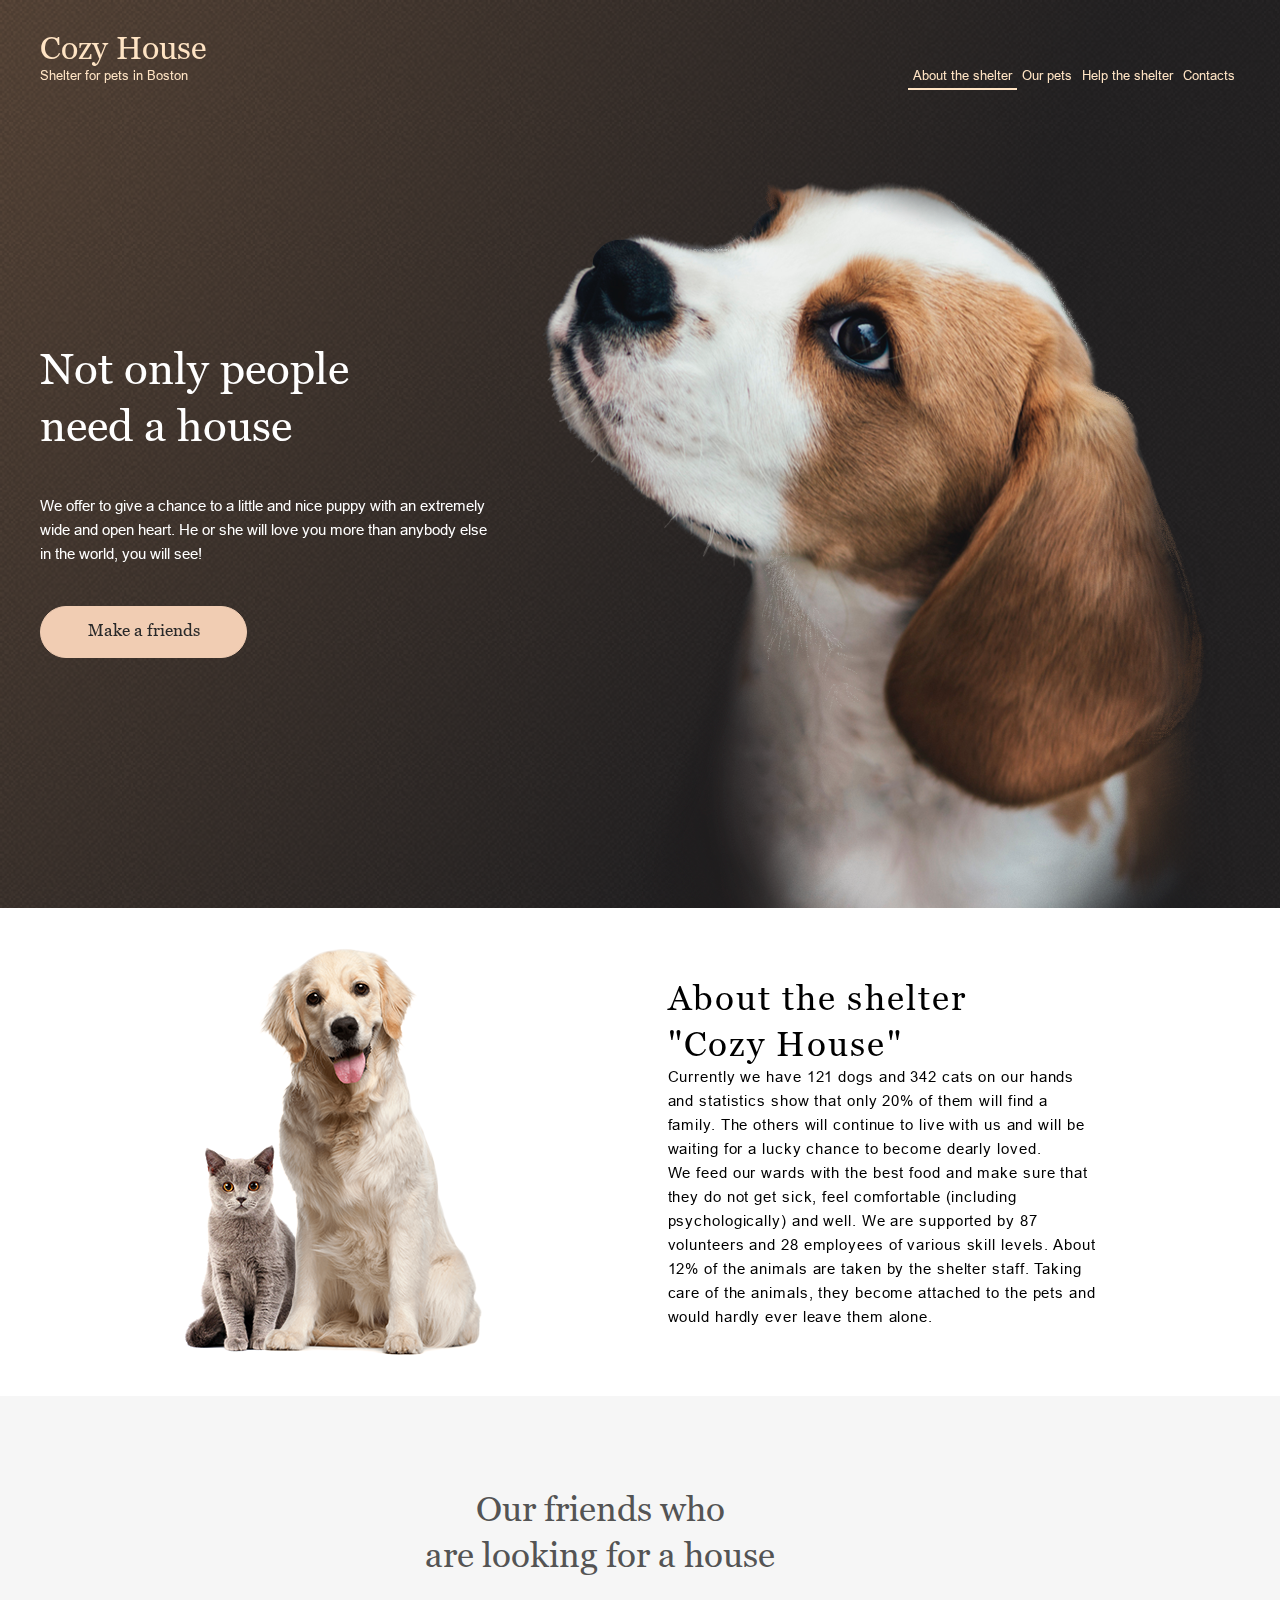
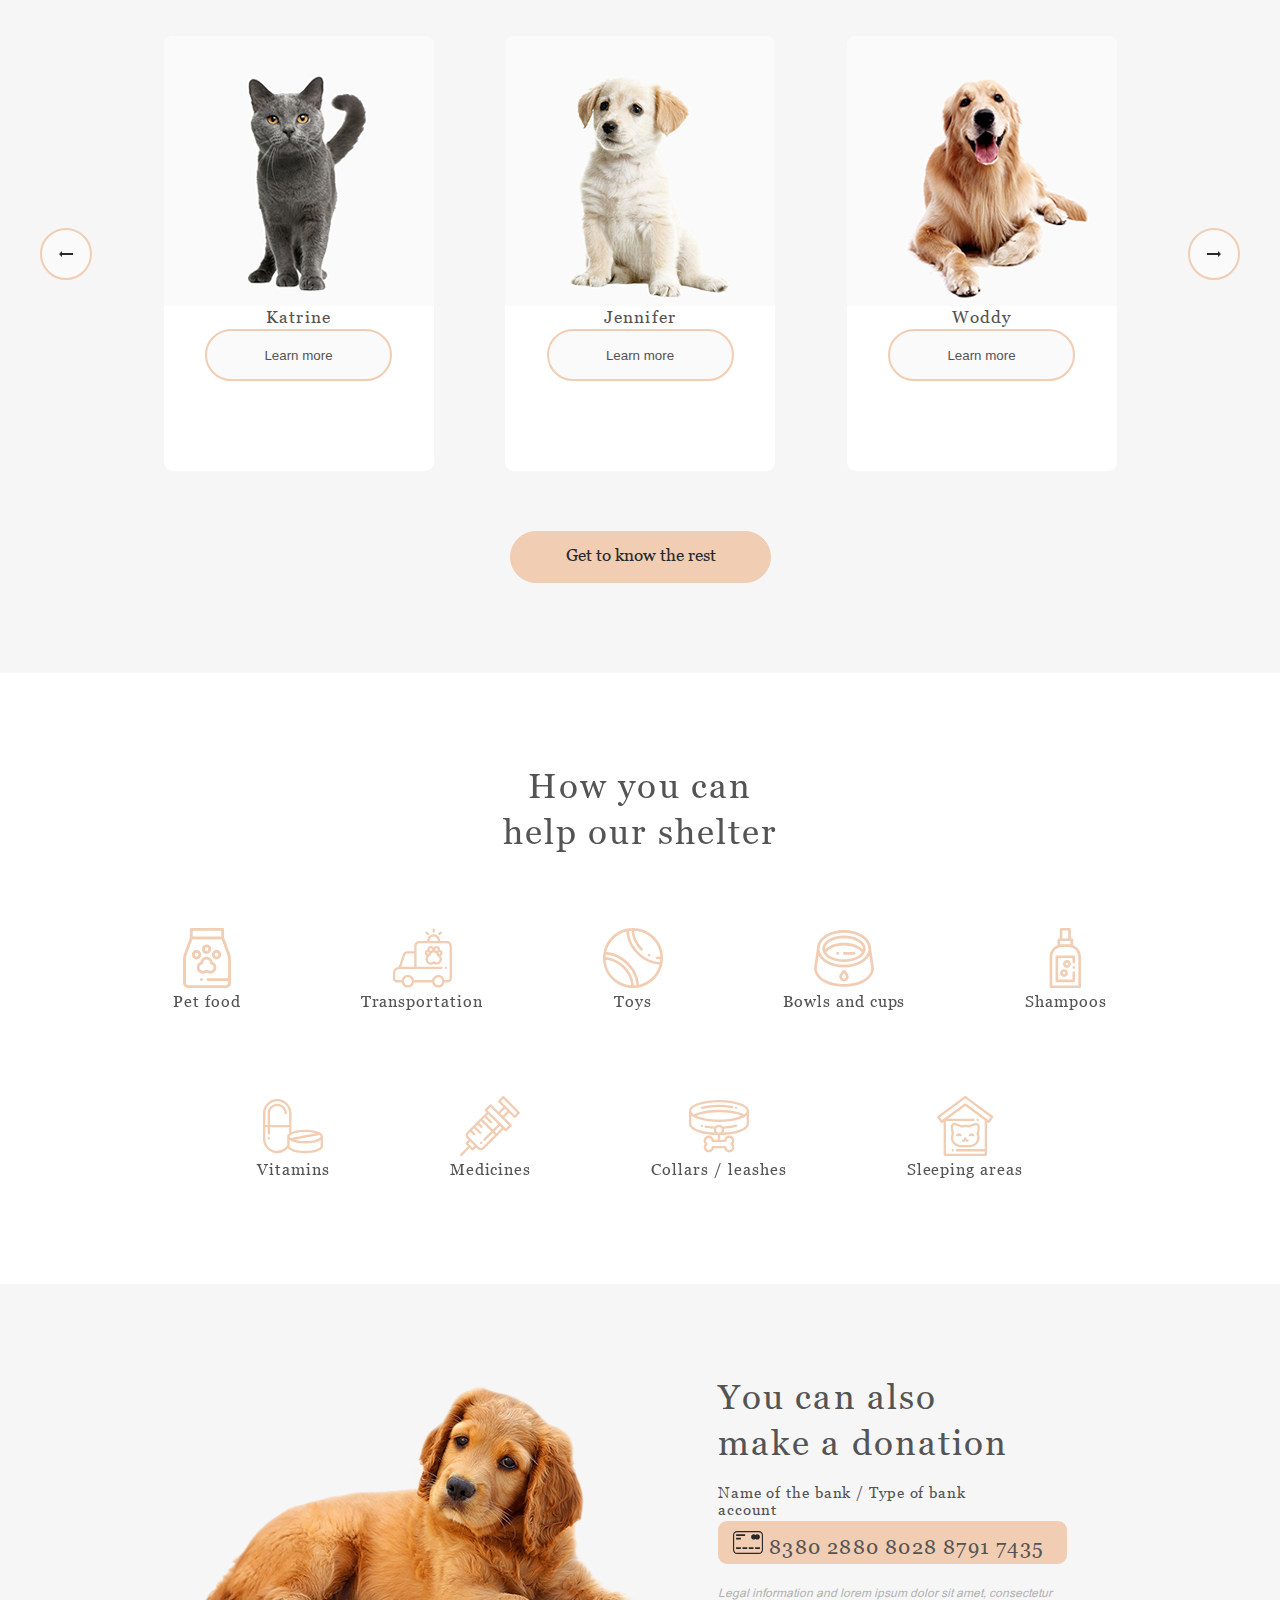
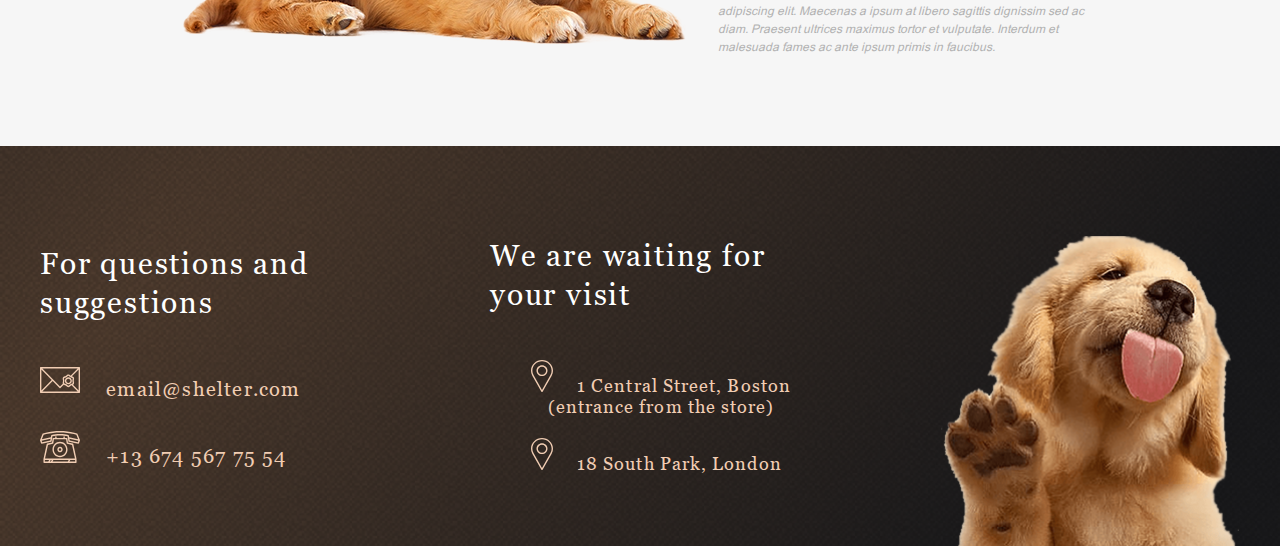
<file: shelter/main/index.html>
<!DOCTYPE html>
<html lang="en">
  <head>
    <meta charset="UTF-8" />
    <meta name="viewport" content="width=device-width, initial-scale=1.0" />
    <title>Cozy House</title>
    <link rel="stylesheet" href="style.css" />
    <link rel="icon" href="../icons/icon-sleeping-area.svg" type="icon-title">
  </head>
  <body>
    <header class="header">
      <div class="wrapper">
        <div class="header-container">
          <div class="header-logo">
            <a href="#!" class="logo">
              <span class="logo1">Cozy House</span></a><br>
              <a href="#!" class="logo">
              <span class="logo2">Shelter for pets in Boston</span>
            </a>
          </div>

          <nav class="header-nav">
            <ul class="header-list">
              <li class="header-items">
                <a href="#!" class="header-link is-active">About the shelter</a>
              </li>
              <li class="header-items">
                <a href="../pets/index.html" class="header-link">Our pets</a>
              </li>
              <li class="header-items">
                <a href="#help-the-sheler" class="header-link">Help the shelter</a>
              </li>
              <li class="header-items">
                <a href="#contacts" class="header-link">Contacts</a>
              </li>
            </ul>
          </nav>
        </div>
      </div>
    </header>

    <main id="main">
      <section class="not-only">
        <div class="only-wrapper">
          <div class="not-only-container">
            <div class="not-only-part">
              <h1 class="not-only-title">Not only people need a house</h1>
              <p class="not-only-subtitle">
                We offer to give a chance to a little and nice puppy with an
                extremely wide and open heart. He or she will love you more than
                anybody else in the world, you will see!
              </p>
              <a href="#your-pets" class="not-only-button">Make a friends</a>
            </div>
            <div class="not-only-image">
              <img
                class="not-only-img"
                src="../img/start-screen-puppy.svg"
                alt="Puppy"/>
            </div>
          </div>
        </div>
      </section>

      <section class="about">
        <div class="about-wrapper">
        <div class="about-the-shelter-container">
        
          <img class="about-pets" src="../img/about-pets.svg" alt="Pets">
          <div class="obout-info">
            <h2 class="about-title">About the shelter "Cozy House"</h2>
          <p class="about-subheading">Currently we have 121 dogs and 342 cats on our hands and statistics show that only 20% of them will find a family. The others will continue to live with us and will be waiting for a lucky chance to become dearly loved.</p>
          <p class="about-subheading">We feed our wards with the best food and make sure that they do not get sick, feel comfortable (including psychologically) and well. We are supported by 87 volunteers and 28 employees of various skill levels. About 12% of the animals are taken by the shelter staff. Taking care of the animals, they become attached to the pets and would hardly ever leave them alone.</p>

        </div>

        </div>
      </div>
    </section>
    <section id="your-pets" class="our-friend">
      <div class="pets-wrapper">
      <div class="pets-content"> 
      
        <h3 class="our-pets-title">
          Our friends who <br> are looking for a house </h3>
            
            <div class="pets-slider"> 
           <button class="circle arrow-back" type="button"></button>
        
          <div class="pets-card">
            <img class="card-img" src="../img/pets-katrine.svg" alt="Cat Katrine">
            <h5 class="card-title">Katrine</h5>
            <button type="button" class="card-button">
              Learn more
            </button> 
        
          </div>
          <div class="pets-card">
            <img class="card-img" src="../img/pets-jennifer.svg" alt="Dog Jennifer">
            <h5 class="card-title">Jennifer</h5>
            <button type="button" class="card-button">
              Learn more
            </button>
          </div>
          <div class="pets-card">
            <img class="card-img" src="../img/pets-woody.svg" alt="Dog Woddy">
            <h5 class="card-title">Woddy</h5>
            <button type="button" class="card-button">
              Learn more
            </button>
          </div>
          <button class=" circle arrow-ahead" type="button"></button>
        </div>
        </div>
        
<a  href="../pets/index.html" class="get-to-button">Get to know the rest</a> 

        </div>
        </div>
     
  </section>
  <section id="help-the-sheler" class="help" >
    <div class="help-wrapper">
      <div class="help-container">
      <h2 class="help-title">How you can help our shelter</h2>
      <div class="list">
        <div class="help-icon">
          <img class="icon" src="../icons/icon-pet-food.svg" alt="Pet food">
          <p class="icon-title">Pet food</p>
        </div>
        <div class="help-icon">
          <img class="icon" src="../icons/icon-transportation.svg" alt="Transportation">
          <p class="icon-title">Transportation</p>
        </div>
        <div class="help-icon">
          <img class="icon" src="../icons/icon-toys.svg" alt="Toys">
          <p class="icon-title">Toys</p>
        </div>
        <div class="help-icon">
          <img class="icon" src="../icons/icon-bowls-and-cups.svg" alt="Bowls and cups">
          <p class="icon-title">Bowls and cups</p>
        </div>
        <div class="help-icon">
          <img class="icon" src="../icons/icon-shampoos.svg" alt="Shampoos">
          <p class="icon-title">Shampoos</p>
        </div>
        <div class="help-icon">
          <img class="icon" src="../icons/icon-vitamins.svg" alt="Vitamins">
          <p class="icon-title">Vitamins</p>
        </div>
        <div class="help-icon">
          <img class="icon" src="../icons/icon-medicines.svg" alt="Medicines">
          <p class="icon-title">Medicines</p>
        </div>
        <div class="help-icon">
          <img class="icon" src="../icons/icon-collars-leashes.svg" alt="Collars / leashes">
          <p class="icon-title">Collars / leashes</p>
        </div>
        <div class="help-icon">
          <img class="icon" src="../icons/icon-sleeping-area.svg" alt="Sleeping areas">
          <p class="icon-title">Sleeping areas</p>
        </div>
      </div>
      </div>
    </div>
</section>
<section id ="donation" class="in-addition">
  <div class="donation-wrapper">
    <div class="donation-container">
      <div class="donation-img">
    <img class="donation-dog" src="../img/donation-dog.svg" alt="Dog">
  </div>
    <div class="donation-info">
     <h2 class="donation-title"> You can also make a donation</h2>

     <p class="donation-subheading">Name of the bank / Type of bank account</p>
     <div class="credit-card">
      <a href="#!" class="card-link"><img class="cad-img" src="../icons/credit-card.svg" alt="Credit card">
      8380 2880 8028 8791 7435</a>
      </div>
    <p class="legal">Legal information and lorem ipsum dolor sit amet, consectetur adipiscing elit. Maecenas a ipsum at libero sagittis dignissim sed ac diam. Praesent ultrices maximus tortor et vulputate. Interdum et malesuada fames ac ante ipsum primis in faucibus.</p>
    </div>
     </div>
    </div>
  </div>
</section>
    </main>
    <footer id="contacts" class="footer">
      <div class="footer-wrapper">
      <div class="footer-container">
      <div class="for-question">
        <h3 class="contact-title">For questions and suggestions</h3>
        <ul class="footer-list">
          <li class="email"><a class="footer-anchor" href="mailto:shelter.com">   email@shelter.com</a></li>
          <li class="phone"><a class="footer-anchor" href="tel:+13 674 567 75 54">   +13 674 567 75 54</a></li>
      </ul>
      </div>
      <div class="location">
        <h3 class="address-title">We are waiting for your visit</h3>
        <ul class="footer-list">
            <li class="address-text boston"> <a target="_blank" class="link-address" href="https://www.google.com/maps/search/1+Central+Street,+Boston,+%D0%9C%D0%B0%D1%81%D1%81%D0%B0%D1%87%D1%83%D1%81%D0%B5%D1%82%D1%81,+%D0%A1%D0%A8%D0%90/@42.3335865,-71.0668208,17z/data=!3m1!4b1?entry=ttu">1 Central Street, Boston (entrance from the store)</a> </li>
            <li class="address-text london"> <a target="_blank" class="link-address" href="https://www.google.com/maps/search/18+South+Park,+London/@51.4202168,-0.1984595,17z/data=!3m1!4b1?entry=ttu">18 South Park, London</a></li>
        </div>
      <div class="footer-img">
        <img src="../img/footer-puppy.svg" alt="Puppy">
      </div>


    </div>

      </div>
    </footer>
  </body>
</html>
</file>
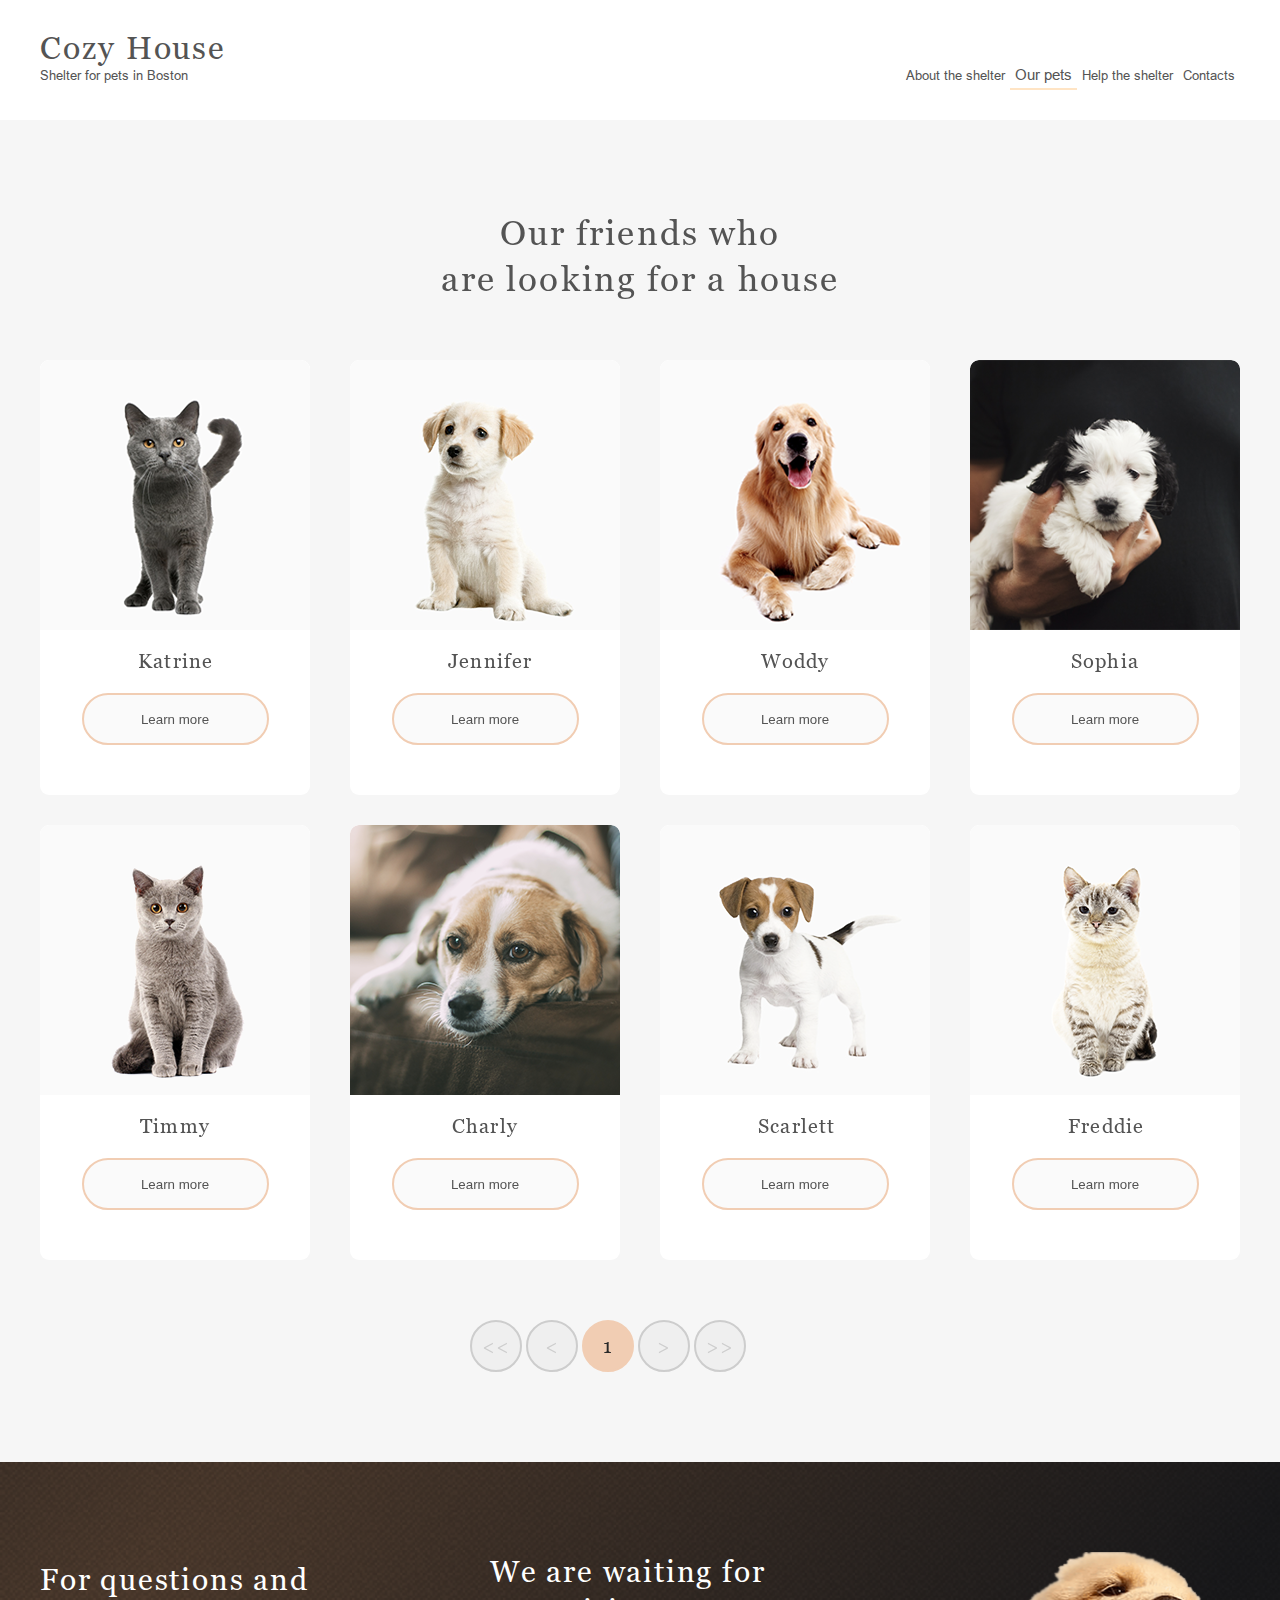
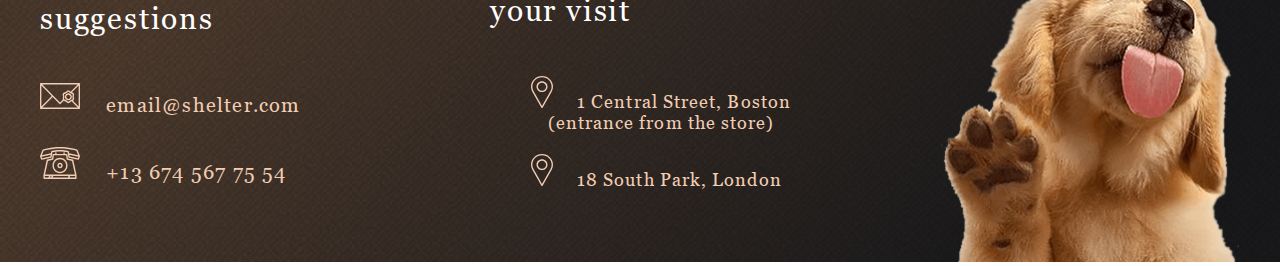
<file: shelter/pets/index.html>
<!DOCTYPE html>
<html lang="en">
<head>
    <meta charset="UTF-8">
    <meta name="viewport" content="width=device-width, initial-scale=1.0">
    <title>Our Pets</title>
    <link rel="stylesheet" href="./style.css">
    <link rel="icon" href="../icons/icon-sleeping-area.svg" type="icon-title">
</head>
<body>
    <header class="header">
        <div class="wrapper">
          <div class="header-container">
            <div class="header-logo">
              <a href="../main/index.html" class="logo">
                <span class="logo1">Cozy House</span></a><br>
                <a href="../main/index.html" class="logo">
              
                <span class="logo2">Shelter for pets in Boston</span>
              </a>
            </div>
  
            <nav class="header-nav">
              <ul class="header-list">
                <li class="header-items">
                  <a href="../main/index.html" class="header-link">About the shelter</a>
                </li>
                <li class="header-items">
                  <a href="#!" class="header-link is-active">Our pets</a>
                </li>
                <li class="header-items">
                  <a href="../main/index.html#help-the-sheler" class="header-link">Help the shelter</a>
                </li>
                <li class="header-items">
                  <a href="#contacts" class="header-link">Contacts</a>
                </li>
              </ul>
            </nav>
          </div>
        </div>
      </header>
      <main>
        <section class="our-pets">
            <div class="pets-wrapper">
                <div class="pets-content"> 
                  <h3 class="our-pets-title">
                    Our friends who <br> are looking for a house </h3>
                    <div class="cads-container">
                      <div class="pets-card">
                        <img class="card-img" src="../img/pets-katrine.svg" alt="Cat Katrine">
                        <h5 class="card-title">Katrine</h5>
                        <button type="button" class="card-button">
                          Learn more
                        </button>
                      </div>
                      <div class="pets-card">
                        <img class="card-img" src="../img/pets-jennifer.svg" alt="Dog Jennifer">
                        <h5 class="card-title">Jennifer</h5>
                        <button type="button" class="card-button">
                          Learn more
                        </button>
                      </div>
                      <div class="pets-card">
                        <img class="card-img" src="../img/pets-woody.svg" alt="Dog Woddy">
                        <h5 class="card-title">Woddy</h5>
                        <button type="button" class="card-button">
                          Learn more
                        </button>
                      </div>
                      <div class="pets-card">
                        <img class="card-img" src="../img/pets-sophia.png" alt="Dog Sophia">
                        <h5 class="card-title">Sophia</h5>
                        <button type="button" class="card-button">
                          Learn more
                        </button>
                      </div>
                      <div class="pets-card">
                        <img class="card-img" src="../img/pets-timmy.svg" alt="Cat Timmy">
                        <h5 class="card-title">Timmy</h5>
                        <button type="button" class="card-button">
                          Learn more
                        </button>
                      </div>
                      <div class="pets-card">
                        <img class="card-img" src="../img/pets-charly.png" alt="Dog Charly">
                        <h5 class="card-title">Charly</h5>
                        <button type="button" class="card-button">
                          Learn more
                        </button>
                      </div>
                      <div class="pets-card">
                        <img class="card-img" src="../img/pets-scarlet.svg" alt="Dog Scarlett">
                        <h5 class="card-title">Scarlett</h5>
                        <button type="button" class="card-button">
                          Learn more
                        </button>
                      </div>
                      <div class="pets-card">
                        <img class="card-img" src="../img/pets-freddie.svg" alt="Cat Freddie">
                        <h5 class="card-title">Freddie</h5>
                        <button type="button" class="card-button">
                          Learn more
                        </button>
                      </div>
                    </div>
                    <div class="navigation">
                      <button class="our-button paginator" type="button"><<</button>
                      <button class="our-button paginator" type="button"><</button>
                      <button class="our-button active-paginator" type="button">1</button>
                      <button class="our-button paginator" type="button">></button>
                      <button class="our-button paginator" type="button">>></button>
                    </div>
                </div>
            </div>
        </section>
      </main>
      <footer id="contacts" class="footer">
        <div class="footer-wrapper">
        <div class="footer-container">
        <div class="for-question">
          <h3 class="contact-title">For questions and suggestions</h3>
          <ul class="footer-list">
            <li class="email"><a class="footer-anchor" href="mailto:shelter.com">   email@shelter.com</a></li>
            <li class="phone"><a class="footer-anchor" href="tel:+13 674 567 75 54">   +13 674 567 75 54</a></li>
        </ul>
        </div>
        <div class="location">
          <h3 class="address-title">We are waiting for your visit</h3>
          <ul class="footer-list">
              <li class="address-text boston"> <a target="_blank" class="link-address" href="https://www.google.com/maps/search/1+Central+Street,+Boston,+%D0%9C%D0%B0%D1%81%D1%81%D0%B0%D1%87%D1%83%D1%81%D0%B5%D1%82%D1%81,+%D0%A1%D0%A8%D0%90/@42.3335865,-71.0668208,17z/data=!3m1!4b1?entry=ttu">1 Central Street, Boston (entrance from the store)</a> </li>
              <li class="address-text london"> <a target="_blank" class="link-address" href="https://www.google.com/maps/search/18+South+Park,+London/@51.4202168,-0.1984595,17z/data=!3m1!4b1?entry=ttu">18 South Park, London</a></li>
          </div>
        <div class="footer-img">
          <img src="../img/footer-puppy.svg" alt="Puppy">
        </div>
  
  
      </div>
  
        </div>
      </footer>
</body>
</html>
</file>
<file: shelter/main/style.css>
html, body, div, span, applet, object, iframe,
h1, h2, h3, h4, h5, h6, p, blockquote, pre,
a, abbr, acronym, address, big, cite, code,
del, dfn, em, img, ins, kbd, q, s, samp,
small, strike, strong, sub, sup, tt, var,
b, u, i, center,
dl, dt, dd, ol, ul, li,
fieldset, form, label, legend,
table, caption, tbody, tfoot, thead, tr, th, td,
article, aside, canvas, details, embed, 
figure, figcaption, footer, header, hgroup, 
menu, nav, output, ruby, section, summary,
time, mark, audio, video {
	margin: 0;
	padding: 0;
	border: 0;
	font-size: 100%;
	font: inherit;
	vertical-align: baseline;
}
/* HTML5 display-role reset for older browsers */
article, aside, details, figcaption, figure, 
footer, header, hgroup, menu, nav, section {
	display: block;
}
body {
	line-height: 1;
}
ol, ul {
	list-style: none;
}
blockquote, q {
	quotes: none;
}
blockquote:before, blockquote:after,
q:before, q:after {
	content: '';
	content: none;
}
table {
	border-collapse: collapse;
	border-spacing: 0;
}


@font-face {
  font-family: "arial-regular";
  src: url(../fonts/arial-regular.ttf);
  font-weight: 400;
  font-style: normal;
  font-display: swap;
}
@font-face {
  font-family: "arial-bold";
  src: url(../fonts/arial-bold.ttf);
  font-weight: 700;
  font-style: normal;
  font-display: swap;
}
@font-face {
  font-family: "arial-black";
  src: url(../fonts/arial-black.ttf);
  font-weight: 900;
  font-style: normal;
  font-display: swap;
}
font-face {
  font-family: "arial-narrow";
  src: url(../fonts/arial-narrow.ttf);
  font-weight: lighter;
  font-style: normal;
  font-display: swap;
}
@font-face {
    font-family: "georgia-regular";
    src: url(../fonts/georgia-regular.ttf);
    font-weight: 400;
    font-style: normal;
    font-display: swap;}

    @font-face {
        font-family: "georgia-bold";
        src: url(../fonts/georgia-bold.ttf);
        font-weight: 700;
        font-style: normal;
        font-display: swap;}

html {
  box-sizing: border-box;
  scroll-behavior:smooth;
}

*,
*::before,
*::after {
  box-sizing: inherit;
}
body {
  font-family: "arial-regular";
  font-style: normal;
  font-size: 16px;
  font-weight: 400;
  line-height: 1.2;
  
/* Header style start */
.wrapper {
  max-width: 1280px;
  margin: 0 auto;
  
}
.header {
  position: fixed;
  top: 0;
  left: 0;
  width: 100%;
  color: bisque;
  padding: 30px 40px;
}
.header-container {
  display: flex;
  flex-wrap: wrap;
  align-items: flex-end;
  justify-content: space-between;
 
}
.header-list {
  display: flex;
  flex-wrap: wrap;
  list-style: none;
 
}
.header-link {
  padding: 5px;
  text-decoration: none;
  color: bisque;
  font-family: "arial-regular";
  font-style: normal;
  font-weight: 400;
  font-size: 13px;
  line-height: 15px;
  
}
/* .header-link:active {
  border-bottom: 2px solid bisque;
  font-size: 15px; */
}

.header-link:hover
.header-link:focus {
  font-size: 15px;
}
.header-link:active{
  border-bottom: 2px solid bisque;
  font-size: 15px; 
}
.is-active {
  border-bottom: 2px solid bisque;
  font-size: 15px; 
  pointer-events: none;
}
.logo {
 
  text-decoration: none;
  color: bisque;
}

.logo1 {
  font-family: "georgia-regular";
  font-style: normal;
  font-weight: 400;
  font-size: 32px;
  line-height: 110%;
  
}
.logo2 {
    font-family: "arial-regular";
    font-style: normal;
    font-weight: 400;
    font-size: 13px;
    line-height: 15px;
  
}
/* Header style end */
/* not only style start */

.not-only {
  /* min-height: 100vh; */
  background: url(../img/start-screen-gradient-background.png);
  background-size: cover;
  background-repeat: no-repeat;
  padding-top: 180px;
  padding-left: 40px;
  padding-right: 40px;
}
.only-wrapper{
max-width: 1280px;
margin: 0 auto;
}

.not-only-container {
  width: 1200px;
  height: 728px;
  display: flex;
  flex-direction: column;
  /* align-items: center; */
  justify-content: flex-start;
  gap: 10px;
  position: relative;

}
.not-only-part {
    width: 472px;
    height: 322px;
    margin-top: 160px;
    /* position: absolute; */
    /* left: 128px;
    bottom: 208px; */
}
.not-only-title {
  width: 314px;
  height: 114px;
  color: #FFFFFF;
  font-family: "georgia-regular" ;
  font-size: 44px;
  line-height: 130%;
  margin-bottom: 40px;
}
.not-only-subtitle {
  width: 460px;
  height: 72px;
  color: #FFFFFF;
  font-family: "arial-regular";
  font-style: normal;
  font-weight: 400;
  font-size: 15px;
  line-height: 160%;
  margin-bottom:40px;
}
.not-only-button {
  display: inline-block;
  border: solid 1px #F1CDB3;
  width: 207px;
  height: 52px;
  text-align: center;
  color: #292929;
  text-decoration: none;
  font-family: "georgia-regular";
  font-style: normal;
  font-weight: 400;
  font-size: 17px;
  line-height: 130%;  
  background: #f1cdb3;
  border-radius: 100px;
  padding-top: 12px;

}
.not-only-button:hover,
.not-only-button:focus,
.not-only-button:active{
    background-color:#FDDCC4;
}

.not-only-img {
  position: absolute;
  width: 698px;
  height: 728px;
  left: calc(50% - 698px / 2 + 251px);
  bottom: 0px;
}
/* not only style end */

/* about-the-shelter start */
.about{
  min-height: 100hv;
  padding: 40px 90px;
  background-color: #FFFFFF;
}
.about-wrapper {
    max-width: 1280px;
    margin: 0 auto;
   
}
.about-the-shelter-container {
    display: flex;
    align-items: center;
    justify-content:space-around;
    position: relative;

}
.about-img {
position: absolute;
width: 300px;
height: 408px;
left: 175px;
top: 0;

}
.about-info {
  position: absolute;
  width: 430px;
  height:380px;
  left: 629px;
    
}
.about-title{ 
width: 370px;
height: 90px;
font-family: "georgia-regular";
font-style: normal;
font-weight: 400;
font-size: 35px;
line-height: 130%;
letter-spacing: 0.06em;

}
.about-subheading {
width: 430px;
font-family: "arial-regular";
font-style: normal;
font-weight: 400;
font-size: 15px;
line-height: 160%;
letter-spacing: 0.06em;
}
/* about-the-shelter end */

/* our pets start */
.our-friend{
min-height: 100hv;
padding: 90px 40px;
background: #F6F6F6;
}
.pets-wrapper {
max-width: 1280px;
margin: 0 auto;
position: relative;
/* background: #F6F6F6; */
 }

.pets-content{
  /* position: absolute; */
  width: 1200px;
  height: 697px;
  /* left: calc(50% - 1200px/2); */
 
  background: #F6F6F6;
}
.our-pets-title {
width: 400px;
height: 90px;

position: absolute;
left: 30%;
right: 30%; 
top: 0;
text-align: center;
font-family: "georgia-regular";
font-style: normal;
font-weight: 400;
font-size: 35px;
line-height: 130%;
color: #545454;
}

.pets-slider {
/* position: absolute; */
/* width: 100%; */
display: flex;
justify-content:space-between;
align-items: center;
position: absolute;
width: 1200px;
height: 435px;
left: 0px;
top: 150px;
}

.pets-card {
display: flex;
flex-direction: column;
align-items: center;
width: 270px;
height: 435px;
background-color: #FFFFFF;
border-radius: 9px;
} 
.pets-card:hover,
.pets-card:focus,
.pets-card:active{
  background-color: #FAFAFA;
  box-shadow: 0px 5px 10px 0px rgba(0, 0, 0, 0.5);
} 
.card-title {
  text-align: center;
  font-family: "georgia-regular";
  font-style: normal;
  font-weight: 400;
  font-size: 17px;
  line-height: 23px;
  letter-spacing: 0.06em;
  color: #545454;
}
.card-button {
width: 187px;
height: 52px;
background: #FAFAFA;
border: 2px solid #F1CDB3;
border-radius: 100px;
color: #545454;

}
.card-button:hover,
.card-button:focus,
.card-button:active{
    background-color: #F1CDB3;
} 
 .circle{
 width: 52px;
height: 52px; 
/* position: absolute;
top: 192px; 
left:0px; */
border: 2px solid #F1CDB3;
border-radius: 50%;
background-color:#FAFAFA;
}


.circle:hover,
.circle:focus,
.circle:active{
  background-color: #F1CDB3;
  
} 
.arrow-ahead {
  background-image: url(../icons/Arrow\ ahead.svg);
  background-size: 14px 6px;
  background-repeat: no-repeat;
  background-position: center;
  transform: rotate(180deg);
}
.arrow-back {
  background-image: url(../icons/Arrow\ ahead.svg);
  background-size: 14px 6px;
  background-repeat: no-repeat;
  background-position: center;
}
.get-to-button {
display: inline-block;
border: solid 1px #F1CDB3;
text-align: center;
color: #292929;
text-decoration: none;
position: absolute;
width: 261px;
height: 52px;
left: 470px;
top: 645px;
font-family: "georgia-regular";
font-style: normal;
font-weight: 400;
font-size: 17px;
line-height: 130%;  
background: #F1CDB3;
border-radius: 100px;
padding-top: 12px;
}
.get-to-button:hover, 
.get-to-button:focus,
.get-to-button:active {
  background-color:#FDDCC4;
} 
.card-img{
  border-radius: 9px 9px 0px 0px;
 
  }

/* our pets  end */
.
/* help the shelter start */

.help{
min-height: 100hv;
/* padding: 90px 40px; */
background: #F6F6F6;
}

.help-wrapper {
max-width: 1280px;
margin: 0 auto;
background: #FFFFFF;
}
.help-container {
  display: flex;
  position: relative;
  height: 431px;
  margin: 90px 40px;
}

.help-title {
width: 308px;
height: 90px;
position: absolute;
left: 446px;
font-family: "georgia-regular";
font-style: normal;
font-weight: 400;
font-size: 35px;
line-height: 130%;
text-align: center;
letter-spacing: 0.06em;
color: #545454;
/* margin-bottom: 60px; */
}
.list{
width: 1026px;
height: 281px;
position: absolute;
left: 87px;
top: 150px;
display: flex;
gap: 55px 120px;
flex-wrap: wrap;
justify-content: center;
align-items: center;
}
.help-icon{
  text-align: center;
}

.icon{
  width: 60px;
  height: 60px;
}
.icon-title{
font-family: "georgia-regular";
font-style: normal;
font-weight: 400;
font-size: 16px;
color: #545454;
text-align: center;
letter-spacing: 0.06em;
}
/* help the shelter end */

/* donation start */
.in-addition{
min-height: 100hv;
padding: 90px 183px;
background: #F6F6F6;
}
.donation-wrapper {
  max-width: 1280px;
  margin: 0 auto;

}
.donation-container{
 display: flex;
 justify-content: space-between;
 align-items: center;
 position: relative;
 width: 915px;
 height: 282px;
 left: calc(50% - 915px/2 + 0.5px);

}
.donation-dog{
position: absolute;
width: 505px;
height: 261px;
left: 0px;
top: 11px;}

.donation-title {
width: 300px;
height: 90px;
font-family: "georgia-regular";
font-style: normal;
font-weight: 400;
font-size: 35px;
line-height: 130%;
letter-spacing: 0.06em;
color: #545454;
margin-bottom: 20px;
}
.donation-subheading{
width: 307px;
height: 17px;
font-family: "georgia-regular";
font-style: normal;
font-weight: 400;
font-size: 15px;
line-height: 110%;
letter-spacing: 0.06em;
color: #545454;
margin-bottom: 20px;
}
.credit-card{
/* position: absolute; */
width: 349px;
height: 43px;
padding: 10px 15px;
left: 0px;
top: 147px;
background: #F1CDB3;
border-radius: 9px;
color: #545454;
font-family: "georgia-regular";
font-style: normal;
font-weight: 400;
font-size: 20px;
line-height: 115%;
letter-spacing: 0.06em;
margin-bottom: 20px;
}
.card-link{
  text-decoration: none;
  color: #545454;
}
.credit-card:hover,
.credit-card:focus,
.credit-card:active {
background: #FDDCC4;
}
.credit-card:active{
  background: #FDDCC4;
  }
.legal{
width: 380px;
height: 72px;
color: #B2B2B2;
font-family: "arial-regular";
font-style: italic;
font-weight: 400;
font-size: 12px;
line-height: 18px;
}


/* donation end*/

.footer {
  min-height: 100hv;
  background: url(../img/footer-gradient-background.png) no-repeat;
  background-size: cover;
  
  }
  .footer-wrapper {
  max-width: 1280px;
  margin: 0 auto;
  padding-top: 90px;
  padding-left: 40px;
  
  }
  .footer-container {
    position: relative;
    width: 1200px;
    height: 310px;
    display: flex;
    justify-content: space-between;
    align-items: center;
    
  }
  .for-question {
  /* position: absolute; */
  width: 278px;
  height: 234px;
  display: flex;
  flex-direction: column;
  /* margin-top: 60px; */
  margin-bottom: 60px;
  justify-content: flex-start;
  }
  .footer-list{
    list-style: none;
    margin-bottom: 10px;
  }
  .email
  .phone {
    list-style: none;
   
  }
  .email{
    margin-bottom: 30px;
    margin-top: 30px;
    
  }
  .email::before {
    content:url(../icons/icon-email.svg);
    width: 40px;
    height: 32px;
   
  }
  .phone::before{
    content: url(../icons/icon-phone.svg);
   
  }
  
  .footer-anchor{
  text-decoration: none;
  font-family: georgia-regular;
  font-style: normal;
  font-weight: 400;
  font-size: 20px;
  line-height: 115%;
  letter-spacing: 0.06em;
  color: #F1CDB3;
  margin-bottom: 20px;
  margin-left: 20px;
  }
  .contact-title{
  /* position: absolute; */
  width: 278px;
  height: 90px;
  left: calc(50% - 278px/2 - 0px);
  top: 0px;
  font-family:"georgia-regular";
  font-style: normal;
  font-weight: 400;
  font-size: 30px;
  line-height: 130%;
  letter-spacing: 0.06em;
  color: #FFFFFF;

  }
  
  .address-text::before{
    content: url(../icons/icon-marker.svg);
    width: 22px;
    height: 32px;
    /* display: block;
    height: 32px;
    width: 22px;
    align-items: center; */

  
  }
  .address-text{
  list-style: none;
 
  width: 260px;
  height: 46px;
  /* left: calc(50% - 260px/2 + 21px);
  top: 124px;
  position:absolute; */
  }
  .link-address{
    text-decoration: none;
    font-family: georgia-regular;
    font-style: normal;
    font-weight: 400;
    font-size: 18px;
    line-height: 115%;
    letter-spacing: 0.06em;
    color: #F1CDB3;
    margin-left: 20px;
    margin-bottom: 20px;
  }
  .boston{
  position: absolute;
  width: 260px;
  height: 46px;
  left: calc(50% - 260px/2 + 21px);
  top: 124px;
  text-align: center;
  }
  .london{
  position: absolute;
  width:260px ;
  height: 32px;
  left: calc(50% - 260px/2 + 21px);
  top: 202px;
  
  }
  .footer-img{
  position: absolute;
  width: 300px;
  height: 310px;
  left: calc(50% - 300px/2 + 450px);
  top: 0px;
  }
  .email
  .phone{
  /* position: absolute; */
  width: 251px;
  height: 32px;
  left: 0px;
  top: 130px;
  }
  .location {
    display: flex;
    flex-direction: column;
    margin-bottom: 60px;
    /* justify-content: flex-start; */
    /* position: absolute; */
    width: 302px;
    height: 234px;
    left: 438px;
    top: 16px;
  }
  .address-title {
  position: absolute;
  width: 270px;
  height: 90px;
  left: calc(50% - 270px/2 - 15px);
  top: 0px;
  width: 302px;
  height: 234px;
  font-family:"georgia-regular";
  font-style: normal;
  font-weight: 400;
  font-size: 30px;
  line-height: 130%;
  letter-spacing: 0.06em;
  color: #FFFFFF;
  }
  
  /*footer end */
</file>
<file: shelter/pets/style.css>
html, body, div, span, applet, object, iframe,
h1, h2, h3, h4, h5, h6, p, blockquote, pre,
a, abbr, acronym, address, big, cite, code,
del, dfn, em, img, ins, kbd, q, s, samp,
small, strike, strong, sub, sup, tt, var,
b, u, i, center,
dl, dt, dd, ol, ul, li,
fieldset, form, label, legend,
table, caption, tbody, tfoot, thead, tr, th, td,
article, aside, canvas, details, embed, 
figure, figcaption, footer, header, hgroup, 
menu, nav, output, ruby, section, summary,
time, mark, audio, video {
	margin: 0;
	padding: 0;
	border: 0;
	font-size: 100%;
	font: inherit;
	vertical-align: baseline;
}
/* HTML5 display-role reset for older browsers */
article, aside, details, figcaption, figure, 
footer, header, hgroup, menu, nav, section {
	display: block;
}
body {
	line-height: 1;
}
ol, ul {
	list-style: none;
}
blockquote, q {
	quotes: none;
}
blockquote:before, blockquote:after,
q:before, q:after {
	content: '';
	content: none;
}
table {
	border-collapse: collapse;
	border-spacing: 0;
}
@font-face {
    font-family: "arial-regular";
    src: url(../fonts/arial-regular.ttf);
    font-weight: 400;
    font-style: normal;
    font-display: swap;
  }
  @font-face {
    font-family: "arial-bold";
    src: url(../fonts/arial-bold.ttf);
    font-weight: 700;
    font-style: normal;
    font-display: swap;
  }
  @font-face {
    font-family: "arial-black";
    src: url(../fonts/arial-black.ttf);
    font-weight: 900;
    font-style: normal;
    font-display: swap;
  }
  font-face {
    font-family: "arial-narrow";
    src: url(../fonts/arial-narrow.ttf);
    font-weight: lighter;
    font-style: normal;
    font-display: swap;
  }
  @font-face {
      font-family: "georgia-regular";
      src: url(../fonts/georgia-regular.ttf);
      font-weight: 400;
      font-style: normal;
      font-display: swap;}
  
      @font-face {
          font-family: "georgia-bold";
          src: url(../fonts/georgia-bold.ttf);
          font-weight: 700;
          font-style: normal;
          font-display: swap;}
  
  html {
    box-sizing: border-box;
    scroll-behavior:smooth;
  }
  
  
  *,
  *::before,
  *::after {
    box-sizing: inherit;
  }
  body {
    font-family: "arial-regular";
    font-style: normal;
    font-size: 16px;
    font-weight: 400;
    line-height: 1.2;}
    
  /* Header style start */
  .wrapper {
    max-width: 1280px;
    margin: 0 auto;
    
  }
  .header {
    position: fixed;
    top: 0;
    left: 0;
    width: 100%;
    background: #FFFFFF;
    height: 120px;
    padding: 30px 40px;
  }
  .header-container {
    display: flex;
    flex-wrap: wrap;
    align-items: flex-end;
    justify-content: space-between;
   
  }
  .header-list {
    display: flex;
    flex-wrap: wrap;
    list-style: none;
   
  }
  .header-link {
    padding: 5px;
    text-decoration: none;
    color: #545454;
    font-family: "arial-regular";
    font-style: normal;
    font-weight: 400;
    font-size: 13px;
    line-height: 15px;
  }
  /* .header-link:active {
    border-bottom: 2px solid bisque;
    font-size: 15px;
  } */
  .is-active {
    border-bottom: 2px solid bisque;
    font-size: 15px; 
    pointer-events: none;
  }
  .header-link:hover,
  .header-link:focus {
    font-size: 15px;
    color: #292929;
  }
  .header-link:active {
    border-bottom: 2px solid bisque;
    font-size: 15px; 
  }

  .logo {
   
    text-decoration: none;
    color: #545454;
  }
  /* .header-logo {
   padding-left: 40px;
  } */
  .logo1 {
    font-family: "georgia-regular";
    font-style: normal;
    font-weight: 400;
    font-size: 32px;
    line-height: 110%;
    letter-spacing: 0.06em;
   
  }
  .logo2 {
      font-family: "arial-regular";
      font-style: normal;
      font-weight: 400;
      font-size: 13px;
      line-height: 15px;}
    /* Header style end */
    /* Our pets start*/
.our-pets{
min-height: 100hv;
padding: 210px 40px 90px 40px;

background: #F6F6F6;
 }
 .pets-wrapper{
max-width: 1280px;
margin: 0 auto;
 }
 .pets-content{
  position: relative;
  width: 1200px ;
  height: 1162px;
  display: flex;
  align-items: center;
 }
 .our-pets-title{
position: absolute;
width: 400px;
height: 90px;
left: calc(50% - 400px/2);
 top:0px;
font-family: "georgia-regular";
font-style: normal;
font-weight: 400;
font-size: 35px;
line-height: 130%;
text-align: center;
letter-spacing: 0.06em;
color: #545454;
 }
 .cads-container {
width: 1200px;
height: 930px;
position: absolute;
left: 0px;
top: 135px;
display: flex;
flex-wrap: wrap;
justify-content: space-between;
align-items: center;
 }
.pets-card {
  display: flex;
  flex-direction: column;
  align-items: center;
  width: 270px;
  height: 435px;
  background-color: #FFFFFF;
  border-radius: 9px;}
  .pets-card:hover,
  .pets-card:focus,
  .pets-card:active{
  background-color: #FAFAFA;
  box-shadow: 0px 5px 10px 0px rgba(0, 0, 0, 0.5);
} 

.card-title {
width: 74px;
height: 23px;
font-family: "georgia-regular";
font-style: normal;
font-weight: 400;
font-size: 20px;
line-height: 23px;
text-align: center;
letter-spacing: 0.06em;
color: #545454;
margin-bottom: 20px ;
}
.card-img{
border-radius: 9px 9px 0px 0px;
margin-bottom: 20px;
}
.card-button {
  width: 187px;
  height: 52px;
  background: #FAFAFA;
  border: 2px solid #F1CDB3;
  border-radius: 100px;
  color: #545454;
  
  }
  .card-button:hover,
  .card-button:focus,
  .card-button:active{
      background-color: #F1CDB3;
  } 
  .navigation{
    position: absolute;
    width: 340px;
    height: 52px;
    left: 430px;
    top: 1110px;
  }
  .our-button{
    width: 52px;
    height: 52px;
    border-radius: 50%;
    font-family: "georgia-regular";
    font-style: normal;
    font-weight: 400;
    font-size: 20px;
    line-height: 115%;
    text-align: center;
    letter-spacing: 0.06em;
    border: solid 2px #CDCDCD;
    color: #CDCDCD;
  }
  /* .plagiator{
    border: solid 2px #CDCDCD;
    color: #CDCDCD;
    
  } */
.active-paginator {
  color: #292929;
  border: 2px solid #F1CDB3;
  background-color: #F1CDB3;
  pointer-events: none;
}
.our-button:hover,
.our-button:focus{
border: 2px solid #F1CDB3;
color: #292929;
}
    /* Our pets end*/
    /* Footer start */
    .footer {
      min-height: 100hv;
      background: url(../img/footer-gradient-background.png) no-repeat;
      background-size: cover;
      
      }
      .footer-wrapper {
      max-width: 1280px;
      margin: 0 auto;
      padding-top: 90px;
      padding-left: 40px;
      
      }
      .footer-container {
        position: relative;
        width: 1200px;
        height: 310px;
        display: flex;
        justify-content: space-between;
        align-items: center;
        
      }
      .for-question {
      /* position: absolute; */
      width: 278px;
      height: 234px;
      display: flex;
      flex-direction: column;
      /* margin-top: 60px; */
      margin-bottom: 60px;
      justify-content: flex-start;
      }
      .footer-list{
        list-style: none;
        margin-bottom: 10px;
      }
      .email
      .phone {
        list-style: none;
       
      }
      .email{
        margin-bottom: 30px;
        margin-top: 30px;
        
      }
      .email::before {
        content:url(../icons/icon-email.svg);
        width: 40px;
        height: 32px;
       
      }
      .phone::before{
        content: url(../icons/icon-phone.svg);
       
      }
      
      .footer-anchor{
      text-decoration: none;
      font-family: georgia-regular;
      font-style: normal;
      font-weight: 400;
      font-size: 20px;
      line-height: 115%;
      letter-spacing: 0.06em;
      color: #F1CDB3;
      margin-bottom: 20px;
      margin-left: 20px;
      }
      .contact-title{
      /* position: absolute; */
      width: 278px;
      height: 90px;
      left: calc(50% - 278px/2 - 0px);
      top: 0px;
      font-family:"georgia-regular";
      font-style: normal;
      font-weight: 400;
      font-size: 30px;
      line-height: 130%;
      letter-spacing: 0.06em;
      color: #FFFFFF;

      }
      
      .address-text::before{
        content: url(../icons/icon-marker.svg);
        width: 22px;
        height: 32px;
        /* display: block;
        height: 32px;
        width: 22px;
        align-items: center; */

      
      }
      .address-text{
      list-style: none;
     
      width: 260px;
      height: 46px;
      /* left: calc(50% - 260px/2 + 21px);
      top: 124px;
      position:absolute; */
      }
      .link-address{
        text-decoration: none;
        font-family: georgia-regular;
        font-style: normal;
        font-weight: 400;
        font-size: 18px;
        line-height: 115%;
        letter-spacing: 0.06em;
        color: #F1CDB3;
        margin-left: 20px;
        margin-bottom: 20px;
      }
      .boston{
      position: absolute;
      width: 260px;
      height: 46px;
      left: calc(50% - 260px/2 + 21px);
      top: 124px;
      text-align: center;
      }
      .london{
      position: absolute;
      width:260px ;
      height: 32px;
      left: calc(50% - 260px/2 + 21px);
      top: 202px;
      
      }
      .footer-img{
      position: absolute;
      width: 300px;
      height: 310px;
      left: calc(50% - 300px/2 + 450px);
      top: 0px;
      }
      .email
      .phone{
      /* position: absolute; */
      width: 251px;
      height: 32px;
      left: 0px;
      top: 130px;
      }
      .location {
        display: flex;
        flex-direction: column;
        margin-bottom: 60px;
        /* justify-content: flex-start; */
        /* position: absolute; */
        width: 302px;
        height: 234px;
        left: 438px;
        top: 16px;
      }
      .address-title {
      position: absolute;
      width: 270px;
      height: 90px;
      left: calc(50% - 270px/2 - 15px);
      top: 0px;
      width: 302px;
      height: 234px;
      font-family:"georgia-regular";
      font-style: normal;
      font-weight: 400;
      font-size: 30px;
      line-height: 130%;
      letter-spacing: 0.06em;
      color: #FFFFFF;
      }
      
      /*footer end */
</file>
